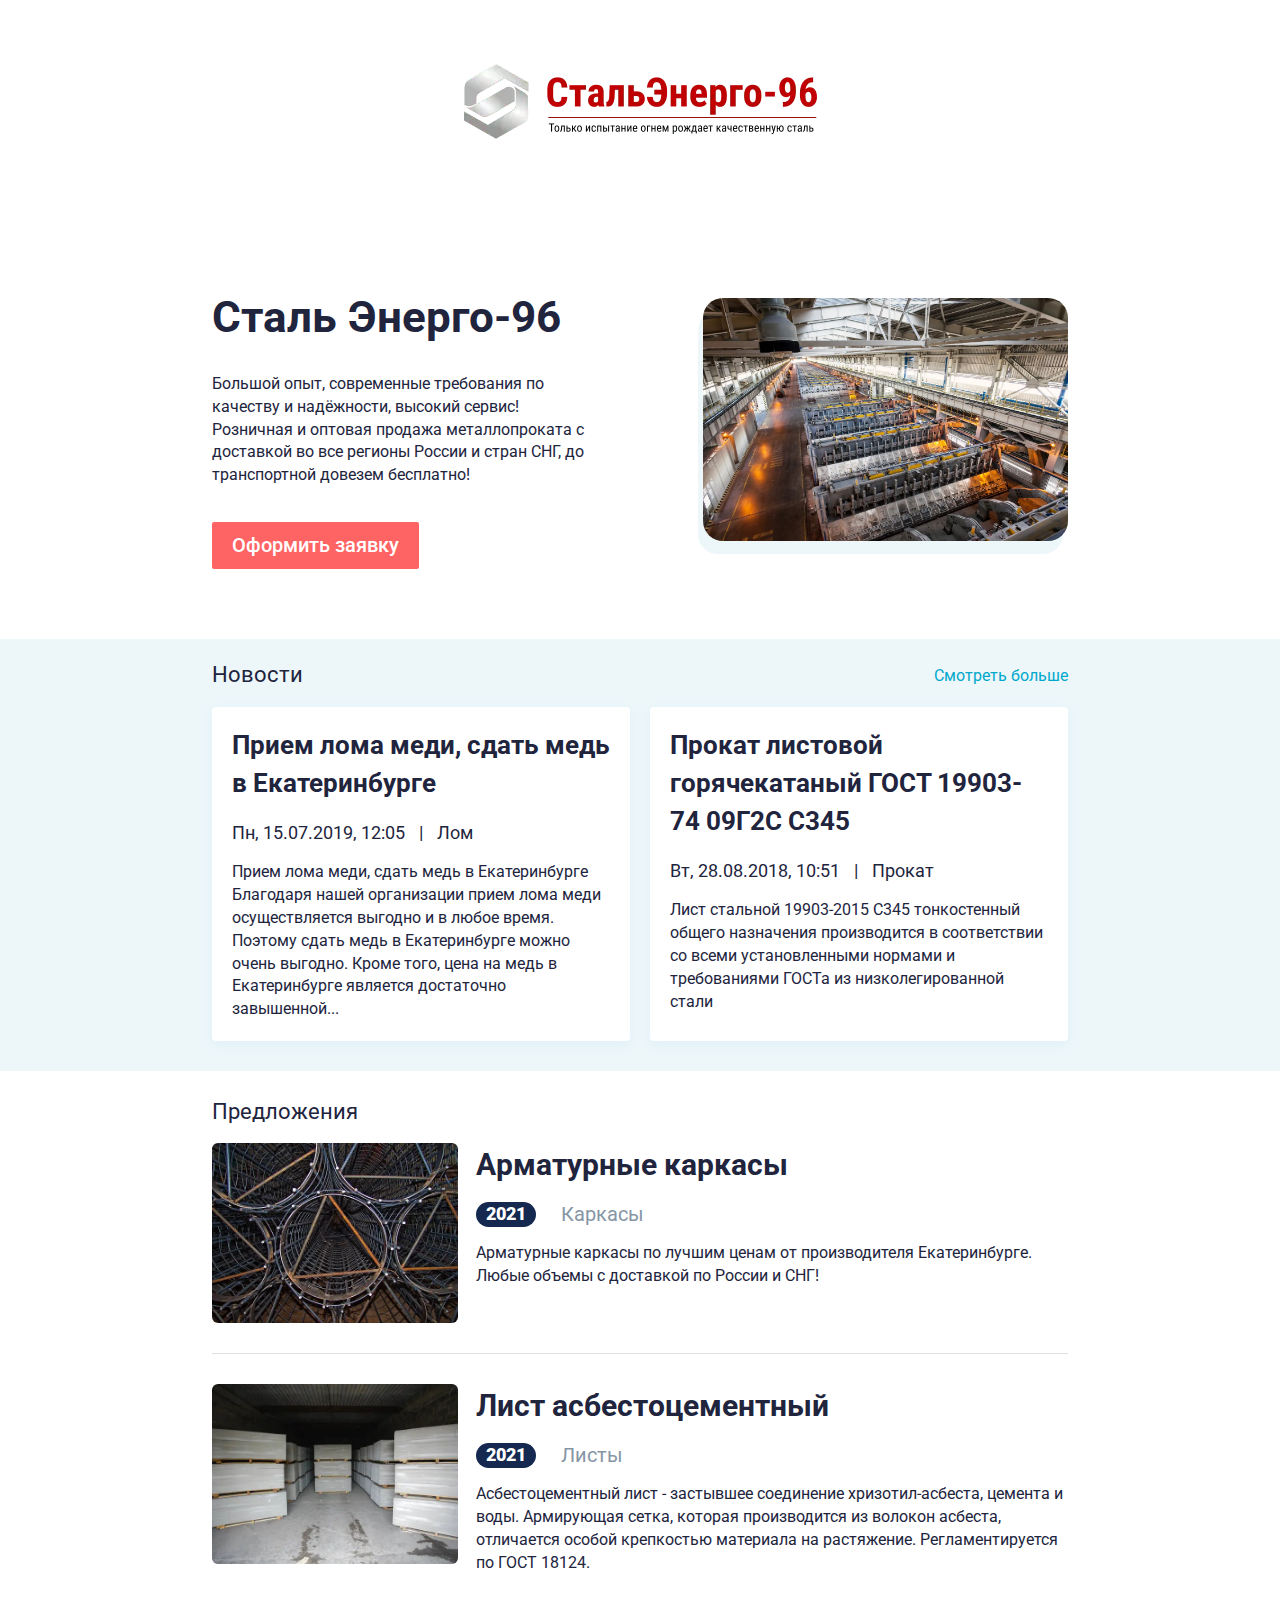
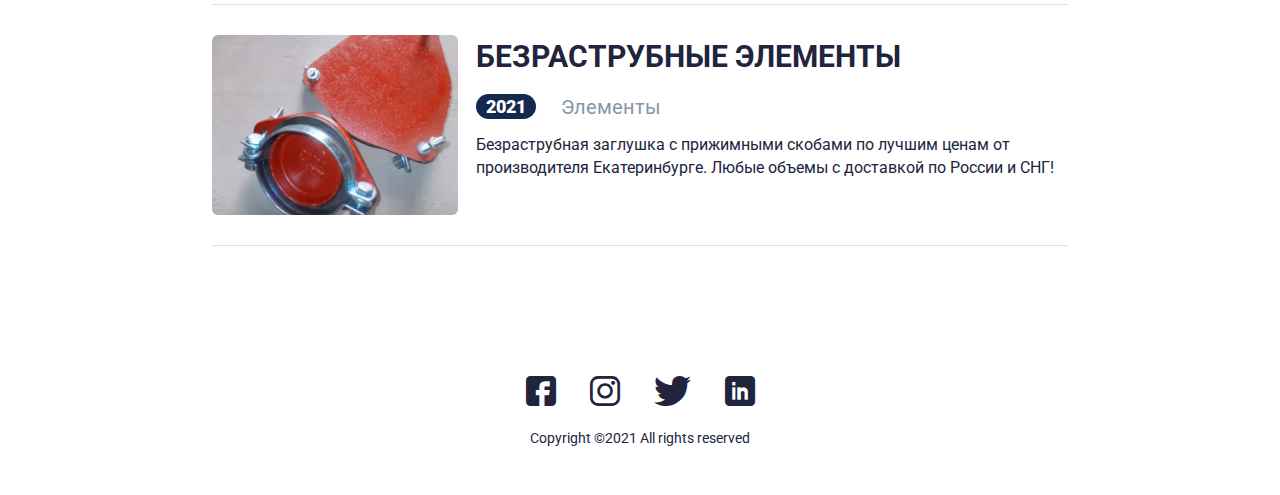
<file: index.html>
<!DOCTYPE html><html lang="ru"> <head>	<title>HomePage</title>	<meta charset="UTF-8">	<meta name="format-detection" content="telephone=no">	<link rel="stylesheet" href="css/style.min.css">	<link rel="shortcut icon" href="favicon.ico">	<!-- <meta name="robots" content="noindex, nofollow"> -->	<!-- <meta name="viewport" content="width=device-width, initial-scale=1.0, maximum-scale=1.0, user-scalable=0"> -->	<meta name="viewport" content="width=device-width, initial-scale=1.0"></head><body>	<div class="wrapper">		<header class="header">	<div class="header__content">		<div class="header__menu menu">			<nav class="menu__body">				<picture><source srcset="img/logo.webp" type="image/webp"><img src="img/logo.png" alt=""></picture>			</nav>		</div>	</div></header>		<main class="page">			<section class="hello">				<div class="hello__container _container">					<div class="hello__content">						<h1 class="hello__title title">Сталь Энерго-96</h1>						<div class="hello__text text">							Большой опыт, современные требования по качеству и надёжности, высокий сервис! Розничная и оптовая продажа металлопроката с доставкой во все регионы России и стран СНГ, до транспортной довезем бесплатно!						</div>						<a href="" class="hello__btn btn">Оформить заявку</a>					</div>					<picture><source srcset="img/avatar.webp" type="image/webp"><img class="hello__avatar" src="img/avatar.jpg" alt=""></picture>				</div>			</section>			<section class="recent-posts">				<div class="recent-posts__container _container">					<div class="recent-posts__header">						<div class="recent-posts__title title-posts">Новости</div>						<a href="" class="recent-posts__view-all">Смотреть больше</a>					</div>					<div class="recent-posts__items">						<div class="recent-posts__column">							<article class="recent-posts__item recent-post">								<a href="" class="recent-post__title">Прием лома меди, сдать медь в Екатеринбурге</a>								<div class="recent-post__info">Пн, 15.07.2019, 12:05 <span>|</span> Лом</div>								<div class="recent-post__text text">									Прием лома меди, сдать медь в Екатеринбурге Благодаря нашей организации прием лома меди осуществляется выгодно и в любое время. Поэтому сдать медь в Екатеринбурге можно очень выгодно. Кроме того, цена на медь в Екатеринбурге является достаточно завышенной...								</div>							</article>						</div>						<div class="recent-posts__column">							<article class="recent-posts__item recent-post">								<a href="" class="recent-post__title">Прокат листовой горячекатаный ГОСТ 19903-74 09Г2С С345</a>								<div class="recent-post__info">Вт, 28.08.2018, 10:51 <span>|</span> Прокат</div>								<div class="recent-post__text text">									Лист стальной 19903-2015 С345 тонкостенный общего назначения производится в соответствии со всеми установленными нормами и требованиями ГОСТа из низколегированной стали								</div>							</article>						</div>					</div>				</div>			</section>			<section class="featured-works">				<div class="featured-works__container _container">					<div class="featured-works__title title-posts">Предложения</div>					<div class="featured-works__items works">						<article class="works__item">							<a href="" class="works__image _ibg">								<picture><source srcset="img/works/01.webp" type="image/webp"><img src="img/works/01.jpg" alt="Work #1"></picture>							</a>							<div class="works__body">								<a href="" class="works__title">Арматурные каркасы</a>								<div class="works__info">									<div class="works__year">2021</div>									<div class="works__category">Каркасы</div>								</div>								<div class="works__text text">									Арматурные каркасы по лучшим ценам от									производителя Екатеринбурге.									Любые объемы с доставкой по России и СНГ!								</div>							</div>						</article>						<article class="works__item">							<a href="" class="works__image _ibg">								<picture><source srcset="img/works/02.webp" type="image/webp"><img src="img/works/02.jpg" alt="Work #1"></picture>							</a>							<div class="works__body">								<a href="" class="works__title">Лист асбестоцементный</a>								<div class="works__info">									<div class="works__year">2021</div>									<div class="works__category">Листы</div>								</div>								<div class="works__text text">									Асбестоцементный лист - застывшее соединение хризотил-асбеста, цемента и воды. Армирующая сетка, которая производится из волокон асбеста, отличается особой крепкостью материала на растяжение. Регламентируется по ГОСТ 18124.								</div>							</div>						</article>						<article class="works__item">							<a href="" class="works__image _ibg">								<picture><source srcset="img/works/03.webp" type="image/webp"><img src="img/works/03.jpg" alt="Work #1"></picture>							</a>							<div class="works__body">								<a href="" class="works__title">БЕЗРАСТРУБНЫЕ ЭЛЕМЕНТЫ</a>								<div class="works__info">									<div class="works__year">2021</div>									<div class="works__category">Элементы</div>								</div>								<div class="works__text text">									Безраструбная заглушка с прижимными скобами по лучшим ценам от									производителя Екатеринбурге.									Любые объемы с доставкой по России и СНГ!								</div>							</div>						</article>					</div>				</div>			</section>		</main>		<footer class="footer">	<div class="footer__content _container">		<div class="footer__social social">			<a href="" class="social__item _icon-fb"></a>			<a href="" class="social__item _icon-insta"></a>			<a href="" class="social__item _icon-twitter"></a>			<a href="" class="social__item _icon-linkedin"></a>		</div>		<div class="footer__copy">Copyright ©2021 All rights reserved</div>	</div></footer>	</div>	<script src="js/vendors.min.js"></script><script src="js/app.min.js"></script></body></html>
</file>
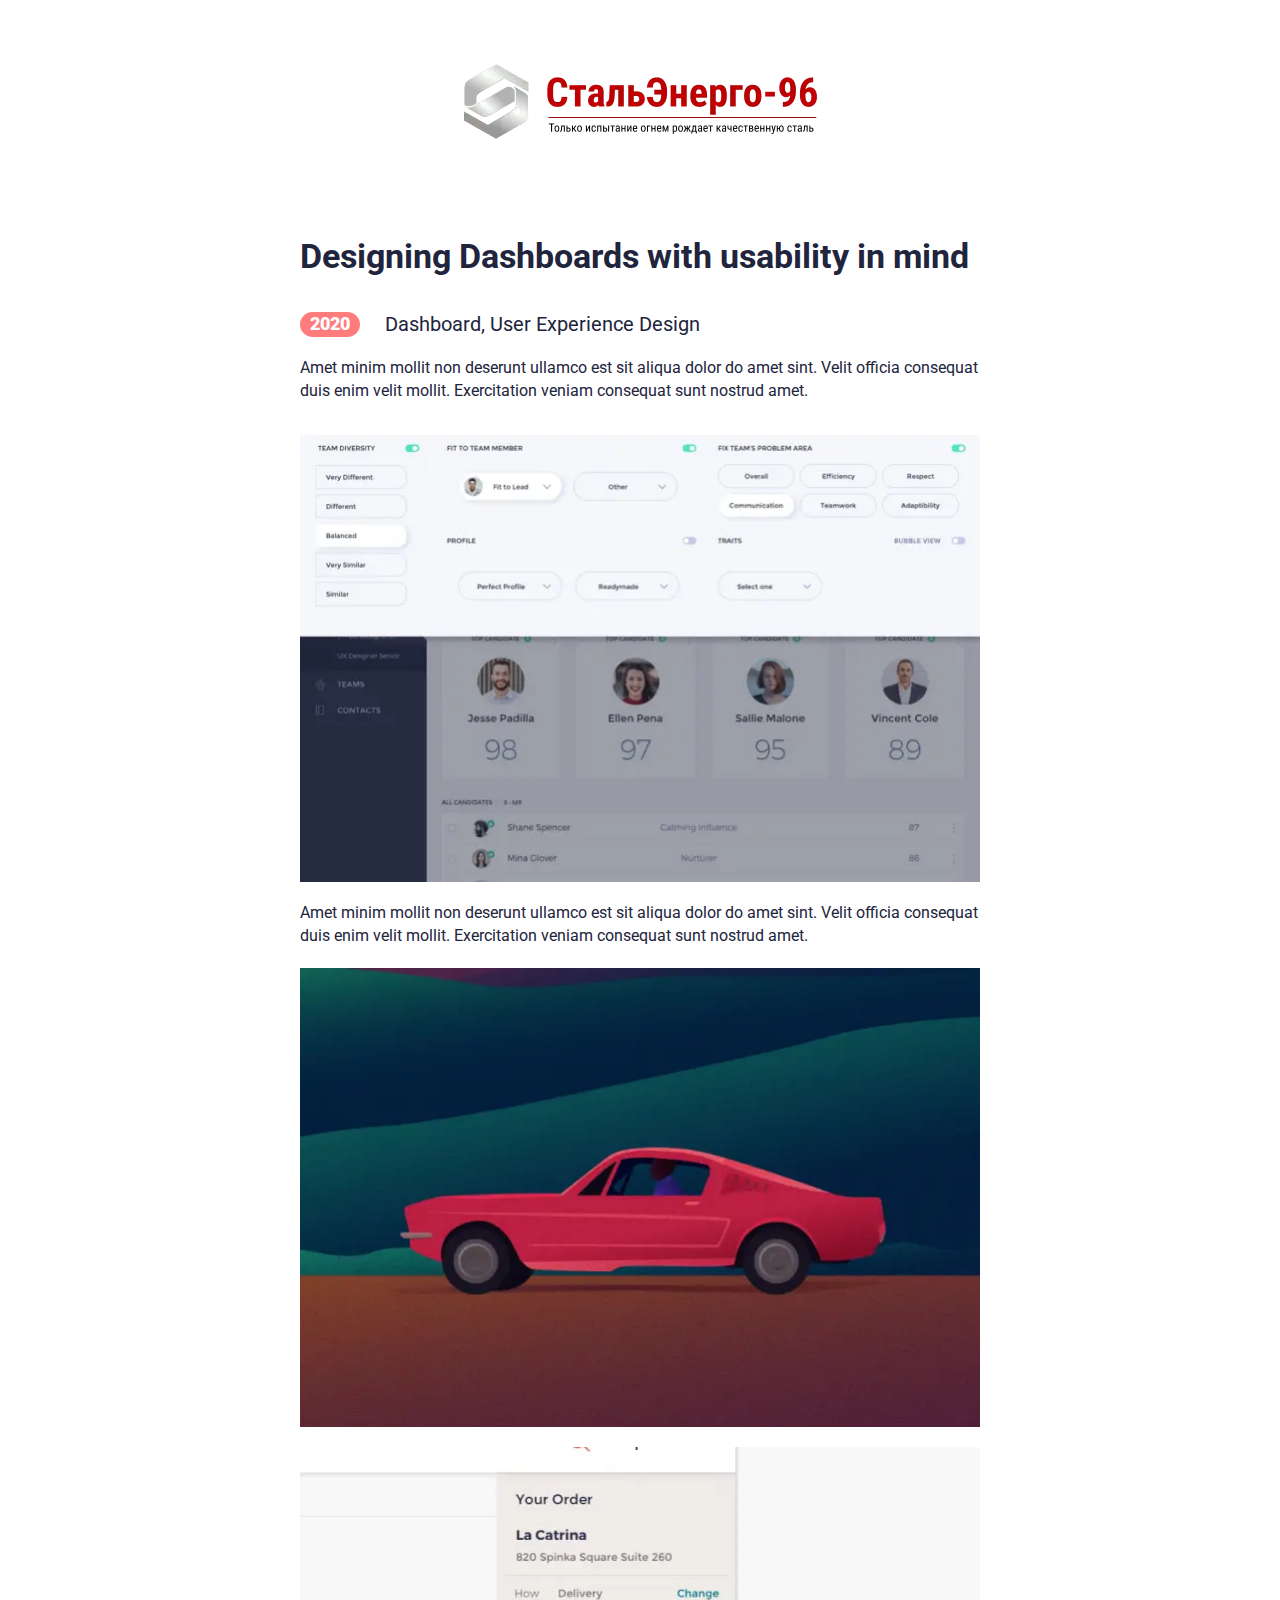
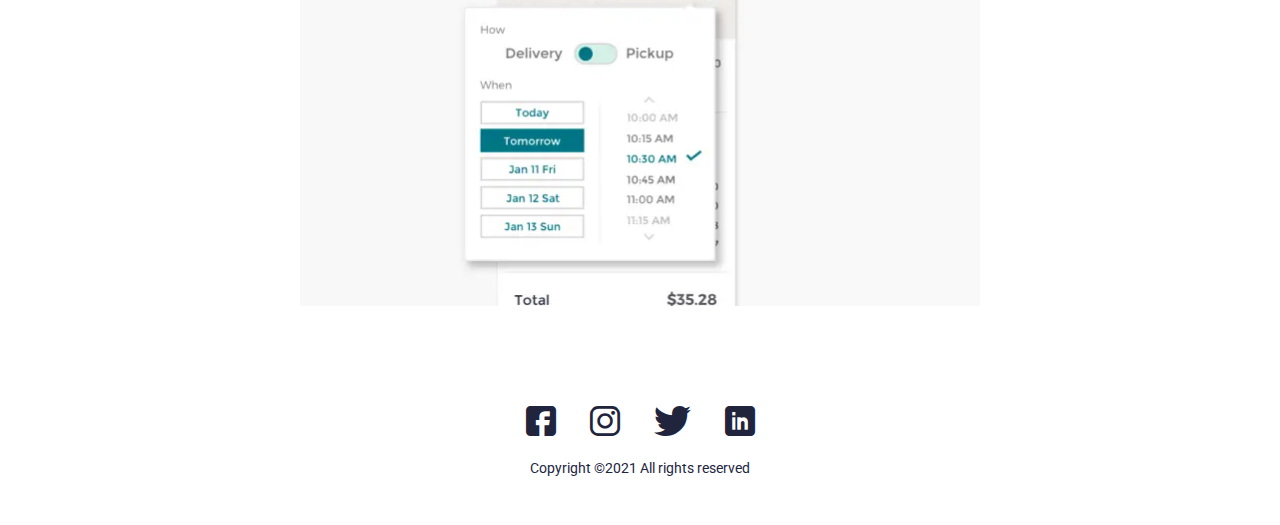
<file: article.html>
<!DOCTYPE html><html lang="ru">	 <head>	<title>Article</title>	<meta charset="UTF-8">	<meta name="format-detection" content="telephone=no">	<link rel="stylesheet" href="css/style.min.css">	<link rel="shortcut icon" href="favicon.ico">	<!-- <meta name="robots" content="noindex, nofollow"> -->	<!-- <meta name="viewport" content="width=device-width, initial-scale=1.0, maximum-scale=1.0, user-scalable=0"> -->	<meta name="viewport" content="width=device-width, initial-scale=1.0"></head>	<body>		<div class="wrapper">			<header class="header">	<div class="header__content">		<div class="header__menu menu">			<nav class="menu__body">				<picture><source srcset="img/logo.webp" type="image/webp"><img src="img/logo.png" alt=""></picture>			</nav>		</div>	</div></header>			<main class="page">				<div class="article">					<h1 class="article__title">Designing Dashboards with usability in mind</h1>					<div class="article__info">						<div class="article__year">2020</div>						<div class="article__category">Dashboard, User Experience Design</div>					</div>					<div class="article__text">						<p>							Amet minim mollit non deserunt ullamco est sit aliqua dolor do amet sint. Velit officia consequat duis enim velit mollit. Exercitation veniam consequat sunt nostrud amet.						</p>						<picture><source srcset="img/article/01.webp" type="image/webp"><img src="img/article/01.jpg" alt=""></picture>						<p>							Amet minim mollit non deserunt ullamco est sit aliqua dolor do amet sint. Velit officia consequat duis enim velit mollit. Exercitation veniam consequat sunt nostrud amet.						</p>						<picture><source srcset="img/article/02.webp" type="image/webp"><img src="img/article/02.jpg" alt=""></picture>						<picture><source srcset="img/article/03.webp" type="image/webp"><img src="img/article/03.jpg" alt=""></picture>					</div>				</div>			</main>			<footer class="footer">	<div class="footer__content _container">		<div class="footer__social social">			<a href="" class="social__item _icon-fb"></a>			<a href="" class="social__item _icon-insta"></a>			<a href="" class="social__item _icon-twitter"></a>			<a href="" class="social__item _icon-linkedin"></a>		</div>		<div class="footer__copy">Copyright ©2021 All rights reserved</div>	</div></footer>		</div>		<script src="js/vendors.min.js"></script><script src="js/app.min.js"></script>	</body></html>
</file>
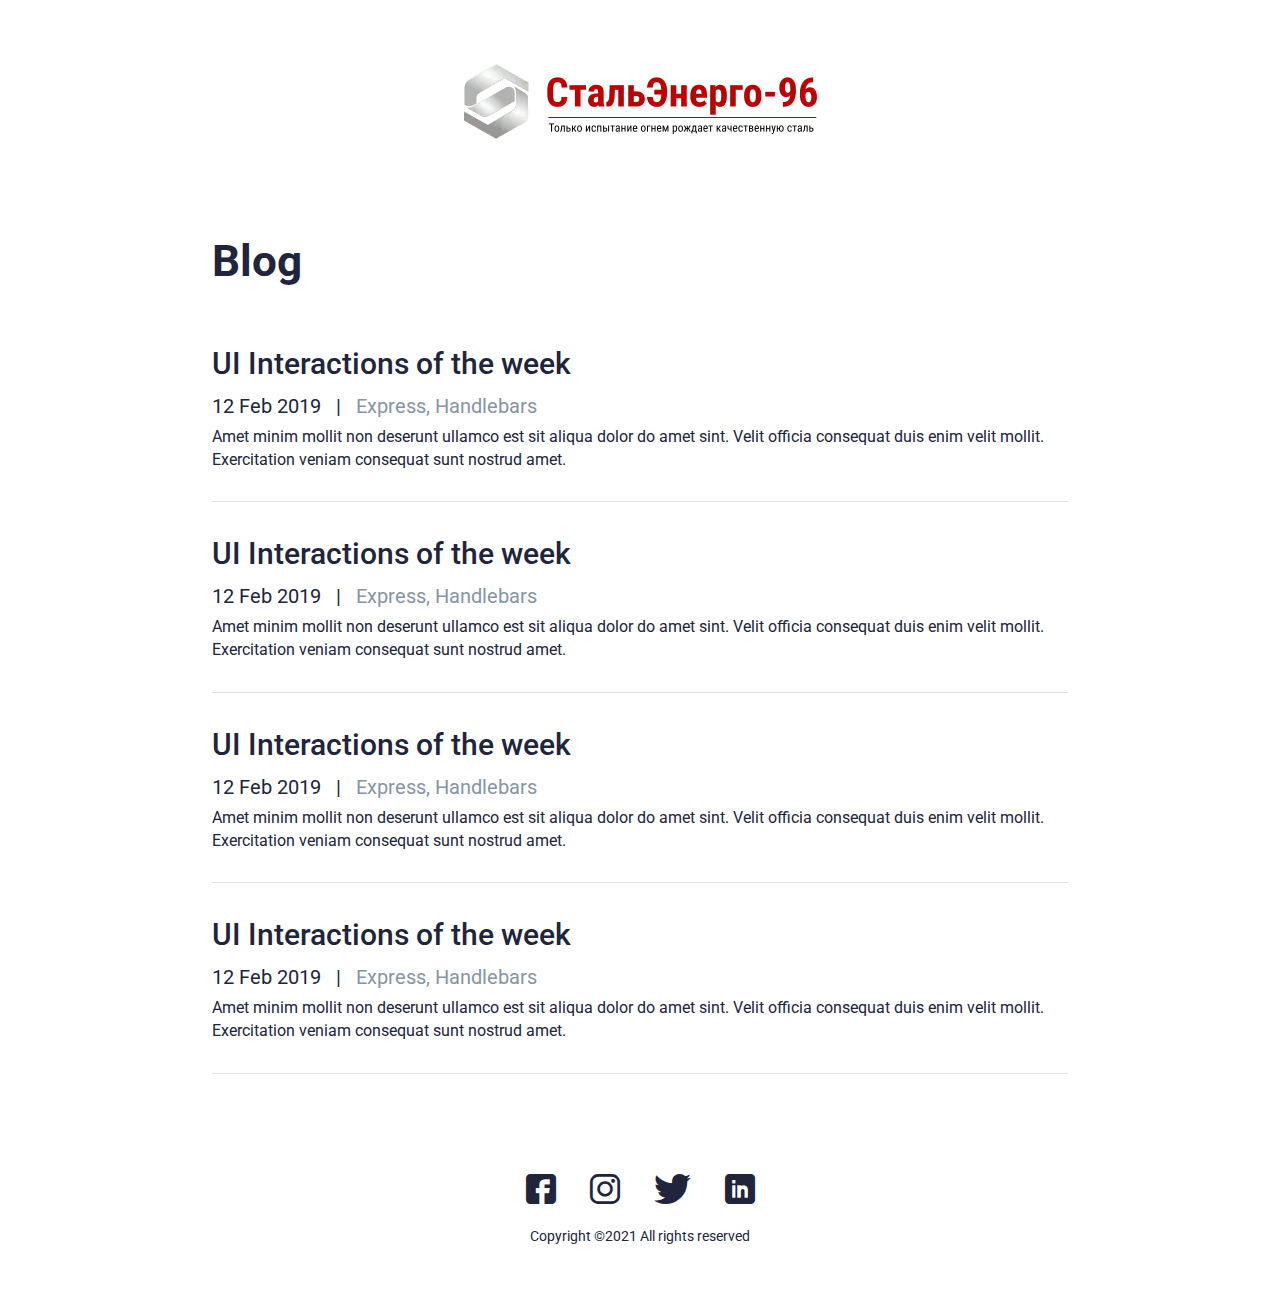
<file: blog.html>
<!DOCTYPE html><html lang="ru">	 <head>	<title>Blog</title>	<meta charset="UTF-8">	<meta name="format-detection" content="telephone=no">	<link rel="stylesheet" href="css/style.min.css">	<link rel="shortcut icon" href="favicon.ico">	<!-- <meta name="robots" content="noindex, nofollow"> -->	<!-- <meta name="viewport" content="width=device-width, initial-scale=1.0, maximum-scale=1.0, user-scalable=0"> -->	<meta name="viewport" content="width=device-width, initial-scale=1.0"></head>	<body>		<div class="wrapper">			<header class="header">	<div class="header__content">		<div class="header__menu menu">			<nav class="menu__body">				<picture><source srcset="img/logo.webp" type="image/webp"><img src="img/logo.png" alt=""></picture>			</nav>		</div>	</div></header>			<main class="page">				<div class="blog page__container _container">					<h1 class="blog__title title">Blog</h1>					<div class="blog__items">						<div class="blog__item">							<a href="" class="blog__article-name">UI Interactions of the week</a>							<div class="blog__info">								<div class="blog__date">12 Feb 2019</div>								<span class="blog__separator">|</span>								<div class="blog__category">Express, Handlebars</div>							</div>							<div class="blog__text text">								Amet minim mollit non deserunt ullamco est sit aliqua dolor do amet sint. Velit officia consequat duis enim velit mollit. Exercitation veniam consequat sunt nostrud amet.</div>						</div>						<div class="blog__item">							<a href="" class="blog__article-name">UI Interactions of the week</a>							<div class="blog__info">								<div class="blog__date">12 Feb 2019</div>								<span class="blog__separator">|</span>								<div class="blog__category">Express, Handlebars</div>							</div>							<div class="blog__text text">								Amet minim mollit non deserunt ullamco est sit aliqua dolor do amet sint. Velit officia consequat duis enim velit mollit. Exercitation veniam consequat sunt nostrud amet.</div>						</div>						<div class="blog__item">							<a href="" class="blog__article-name">UI Interactions of the week</a>							<div class="blog__info">								<div class="blog__date">12 Feb 2019</div>								<span class="blog__separator">|</span>								<div class="blog__category">Express, Handlebars</div>							</div>							<div class="blog__text text">								Amet minim mollit non deserunt ullamco est sit aliqua dolor do amet sint. Velit officia consequat duis enim velit mollit. Exercitation veniam consequat sunt nostrud amet.</div>						</div>						<div class="blog__item">							<a href="" class="blog__article-name">UI Interactions of the week</a>							<div class="blog__info">								<div class="blog__date">12 Feb 2019</div>								<span class="blog__separator">|</span>								<div class="blog__category">Express, Handlebars</div>							</div>							<div class="blog__text text">								Amet minim mollit non deserunt ullamco est sit aliqua dolor do amet sint. Velit officia consequat duis enim velit mollit. Exercitation veniam consequat sunt nostrud amet.</div>						</div>					</div>				</div>			</main>			<footer class="footer">	<div class="footer__content _container">		<div class="footer__social social">			<a href="" class="social__item _icon-fb"></a>			<a href="" class="social__item _icon-insta"></a>			<a href="" class="social__item _icon-twitter"></a>			<a href="" class="social__item _icon-linkedin"></a>		</div>		<div class="footer__copy">Copyright ©2021 All rights reserved</div>	</div></footer>		</div>		<script src="js/vendors.min.js"></script><script src="js/app.min.js"></script>	</body></html>
</file>
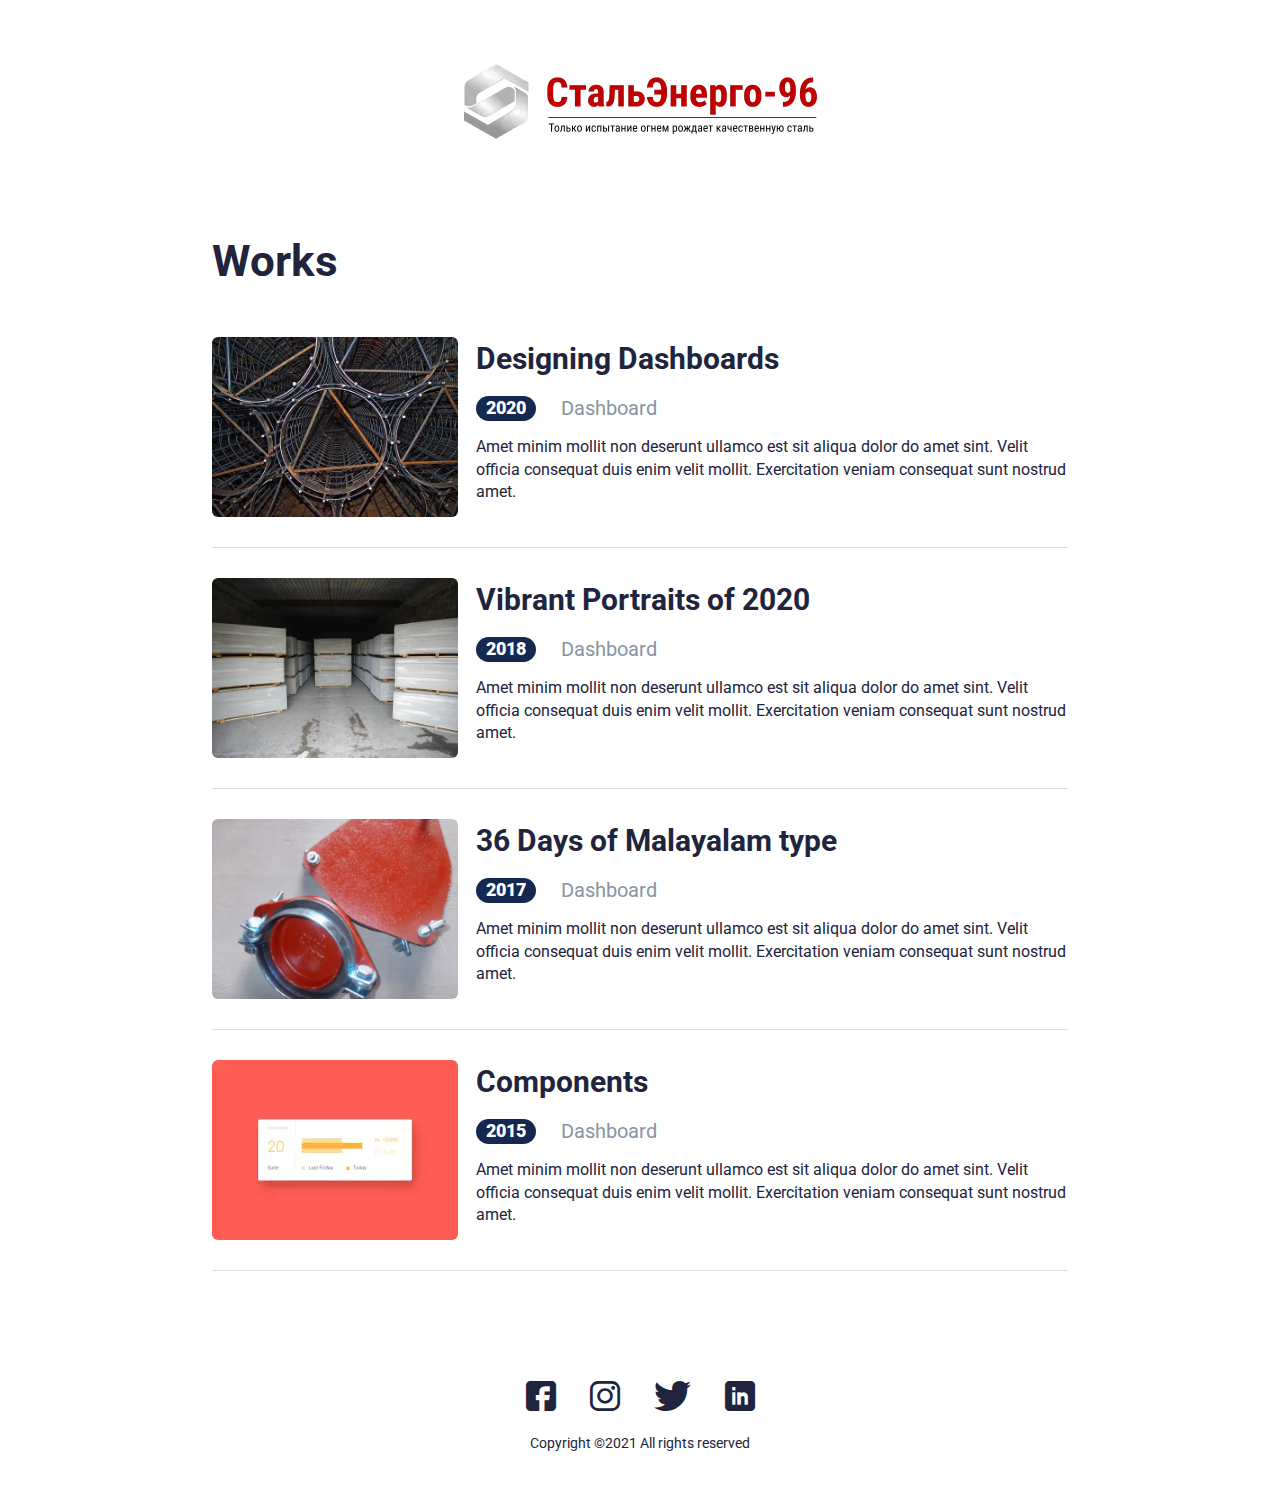
<file: works.html>
<!DOCTYPE html><html lang="ru">	 <head>	<title>Works</title>	<meta charset="UTF-8">	<meta name="format-detection" content="telephone=no">	<link rel="stylesheet" href="css/style.min.css">	<link rel="shortcut icon" href="favicon.ico">	<!-- <meta name="robots" content="noindex, nofollow"> -->	<!-- <meta name="viewport" content="width=device-width, initial-scale=1.0, maximum-scale=1.0, user-scalable=0"> -->	<meta name="viewport" content="width=device-width, initial-scale=1.0"></head>	<body>		<div class="wrapper">			<header class="header">	<div class="header__content">		<div class="header__menu menu">			<nav class="menu__body">				<picture><source srcset="img/logo.webp" type="image/webp"><img src="img/logo.png" alt=""></picture>			</nav>		</div>	</div></header>			<main class="page">				<div class="works page__container _container">					<h1 class="works__main-title title">Works</h1>					<div class="works__items">						<article class="works__item">							<a href="" class="works__image _ibg">								<picture><source srcset="img/works/01.webp" type="image/webp"><img src="img/works/01.jpg" alt="Work #1"></picture>							</a>							<div class="works__body">								<a href="" class="works__title">Designing Dashboards</a>								<div class="works__info">									<div class="works__year">2020</div>									<div class="works__category">Dashboard</div>								</div>								<div class="works__text text">									Amet minim mollit non deserunt ullamco est sit aliqua dolor do amet sint. Velit officia consequat duis enim velit mollit. Exercitation veniam consequat sunt nostrud amet.								</div>							</div>						</article>						<article class="works__item">							<a href="" class="works__image _ibg">								<picture><source srcset="img/works/02.webp" type="image/webp"><img src="img/works/02.jpg" alt="Work #1"></picture>							</a>							<div class="works__body">								<a href="" class="works__title">Vibrant Portraits of 2020</a>								<div class="works__info">									<div class="works__year">2018</div>									<div class="works__category">Dashboard</div>								</div>								<div class="works__text text">									Amet minim mollit non deserunt ullamco est sit aliqua dolor do amet sint. Velit officia consequat duis enim velit mollit. Exercitation veniam consequat sunt nostrud amet.								</div>							</div>						</article>						<article class="works__item">							<a href="" class="works__image _ibg">								<picture><source srcset="img/works/03.webp" type="image/webp"><img src="img/works/03.jpg" alt="Work #1"></picture>							</a>							<div class="works__body">								<a href="" class="works__title">36 Days of Malayalam type</a>								<div class="works__info">									<div class="works__year">2017</div>									<div class="works__category">Dashboard</div>								</div>								<div class="works__text text">									Amet minim mollit non deserunt ullamco est sit aliqua dolor do amet sint. Velit officia consequat duis enim velit mollit. Exercitation veniam consequat sunt nostrud amet.								</div>							</div>						</article>						<article class="works__item">							<a href="" class="works__image _ibg">								<picture><source srcset="img/works/04.webp" type="image/webp"><img src="img/works/04.jpg" alt="Work #1"></picture>							</a>							<div class="works__body">								<a href="" class="works__title">Components</a>								<div class="works__info">									<div class="works__year">2015</div>									<div class="works__category">Dashboard</div>								</div>								<div class="works__text text">									Amet minim mollit non deserunt ullamco est sit aliqua dolor do amet sint. Velit officia consequat duis enim velit mollit. Exercitation veniam consequat sunt nostrud amet.								</div>							</div>						</article>					</div>				</div>			</main>			<footer class="footer">	<div class="footer__content _container">		<div class="footer__social social">			<a href="" class="social__item _icon-fb"></a>			<a href="" class="social__item _icon-insta"></a>			<a href="" class="social__item _icon-twitter"></a>			<a href="" class="social__item _icon-linkedin"></a>		</div>		<div class="footer__copy">Copyright ©2021 All rights reserved</div>	</div></footer>		</div>		<script src="js/vendors.min.js"></script><script src="js/app.min.js"></script>	</body></html>
</file>
<file: css/style.min.css>
@charset "UTF-8";@import url(https://fonts.googleapis.com/css?family=Roboto:100,100italic,300,300italic,regular,italic,500,500italic,700,700italic,900,900italic);@font-face{font-family:icons;font-display:swap;src:url(../fonts/icons.woff) format("woff"),url(../fonts/icons.woff2) format("woff2");font-weight:400;font-style:normal}@font-face{font-family:icons;font-display:swap;src:url(../fonts/icons.woff) format("woff"),url(../fonts/icons.woff2#icons) format("woff2");font-weight:400;font-style:normal;font-display:block}[class*=" _icon-"]:before,[class^="_icon-"]:before{font-family:icons;font-style:normal;font-weight:400;font-variant:normal;text-transform:none;line-height:1;-webkit-font-smoothing:antialiased;-moz-osx-font-smoothing:grayscale}[class*=" _icon-"]:before,[class^="_icon-"]:before{display:block}._icon-fb:before{content:"\e900"}._icon-insta:before{content:"\e901"}._icon-linkedin:before{content:"\e902"}._icon-twitter:before{content:"\e903"}*{padding:0;margin:0;border:0}*,:after,:before{-webkit-box-sizing:border-box;box-sizing:border-box}:active,:focus{outline:0}a:active,a:focus{outline:0}aside,footer,header,nav,section{display:block}body,html{height:100%;min-width:320px}body{line-height:1;font-family:Roboto;-ms-text-size-adjust:100%;-moz-text-size-adjust:100%;-webkit-text-size-adjust:100%}button,input,textarea{font-family:Roboto}input::-ms-clear{display:none}button{cursor:pointer}button::-moz-focus-inner{padding:0;border:0}a,a:visited{text-decoration:none}a:hover{text-decoration:none}ul li{list-style:none}img{vertical-align:top}h1,h2,h3,h4,h5,h6{font-weight:inherit;font-size:inherit}body{color:#21243d;font-size:14px}body._lock{overflow:hidden}.wrapper{width:100%;min-height:100%;overflow:hidden;display:-webkit-box;display:-ms-flexbox;display:flex;-webkit-box-orient:vertical;-webkit-box-direction:normal;-ms-flex-direction:column;flex-direction:column}._container{max-width:856px;margin:0 auto}.btn{background-color:#ff6464;border-radius:2px;font-weight:500;font-size:20px;color:#fff;line-height:145%;height:47px;display:-webkit-inline-box;display:-ms-inline-flexbox;display:inline-flex;-webkit-box-align:center;-ms-flex-align:center;align-items:center;-webkit-box-pack:center;-ms-flex-pack:center;justify-content:center;text-align:center;padding:0 20px;-webkit-transition:background-color .3s ease 0s;-o-transition:background-color .3s ease 0s;transition:background-color .3s ease 0s}.btn._fw{width:100%}.select{position:relative}.select__item{position:relative}.select__title{color:#000;border:1px solid #d9d9d9;background-color:#fff;cursor:pointer;border-radius:4px}.select__value{display:-webkit-box;display:-ms-flexbox;display:flex;font-size:14px;height:30px;padding:0 15px;-webkit-box-align:center;-ms-flex-align:center;align-items:center;-webkit-box-pack:justify;-ms-flex-pack:justify;justify-content:space-between;-webkit-box-orient:horizontal;-webkit-box-direction:reverse;-ms-flex-direction:row-reverse;flex-direction:row-reverse}.select__value span{height:1em;overflow:hidden;display:-webkit-box;-webkit-line-clamp:1;-webkit-box-orient:vertical}.select__value:before{content:"";display:inline-block;-webkit-transition:all .3s ease 0s;-o-transition:all .3s ease 0s;transition:all .3s ease 0s;width:11px;height:7px;background:url(../img/icons/select.svg) center/100% no-repeat}.select__input{width:100%;background-color:transparent;height:100%}.select__options{color:#000;display:none;position:absolute;top:29px;border-radius:0 0 4px 4px;min-width:100%;left:0;background-color:#fff;border-top:0;border:1px solid #d9d9d9;border-top:0;font-size:14px;padding:10px 0 5px 0}.select__option{cursor:pointer;padding:5px 15px;margin:0}.select._active{z-index:5}.select._active .select__value:before{-webkit-transform:rotate(-180deg);-ms-transform:rotate(-180deg);transform:rotate(-180deg)}.select._active .select__options{display:block}input[type=email],input[type=tel],input[type=text],textarea{-webkit-appearance:none;-moz-appearance:none;appearance:none}.input{border-radius:0!important;width:100%;display:block;padding:0 20px}textarea.input{resize:none;padding:0 0}.checkbox{position:relative}.checkbox__input{position:absolute;width:0;height:0;opacity:0;visibility:hidden}.checkbox__input:checked+.checkbox__text:before{background:#fff url(../img/icons/check.svg) center no-repeat}.checkbox__text{display:-webkit-inline-box;display:-ms-inline-flexbox;display:inline-flex;-webkit-box-align:center;-ms-flex-align:center;align-items:center;position:relative;font-size:16px;color:#fff;letter-spacing:-.3px;line-height:calc(20 / 16);cursor:pointer}.checkbox__text:before{content:"";-ms-flex-item-align:start;align-self:flex-start;margin:0 14px 0 0;-webkit-box-flex:0;-ms-flex:0 0 20px;flex:0 0 20px;left:0;top:0;width:20px;height:18px;background:#fff;border:1px solid #a7a9ac}.checkbox a{color:#fff;text-decoration:underline}.checkbox._error .checkbox__text:before{border:1px solid #ee1212}.options{display:-webkit-box;display:-ms-flexbox;display:flex;-webkit-box-orient:vertical;-webkit-box-direction:normal;-ms-flex-direction:column;flex-direction:column;-webkit-box-align:start;-ms-flex-align:start;align-items:flex-start}.options__item{position:relative;cursor:pointer}.options__input{position:absolute;width:0;height:0;opacity:0;left:0;top:0;visibility:hidden}.options__input:checked+.options__text:after{-webkit-transform:scale(1);-ms-transform:scale(1);transform:scale(1)}.options__text{display:-webkit-inline-box;display:-ms-inline-flexbox;display:inline-flex;-webkit-box-align:center;-ms-flex-align:center;align-items:center;position:relative;font-size:16px;color:#fff;letter-spacing:-.3px;line-height:calc(20 / 16)}.options__text:before{content:"";-ms-flex-item-align:start;align-self:flex-start;margin:0 14px 0 0;-webkit-box-flex:0;-ms-flex:0 0 20px;flex:0 0 20px;left:0;top:0;border-radius:50%;width:20px;height:18px;background:#fff;border:1px solid #a7a9ac}.options__text:after{content:"";-webkit-transition:all .3s ease 0s;-o-transition:all .3s ease 0s;transition:all .3s ease 0s;-webkit-transform:scale(0);-ms-transform:scale(0);transform:scale(0);width:10px;height:10px;border-radius:50%;background-color:#77243a;position:absolute;left:5px;top:4px}.rating-block{display:table;font-size:0}.rating{display:inline-block;position:relative;vertical-align:middle}.rating.edit .star{cursor:pointer}.rating .star{width:17px;height:14px;display:inline-block;position:relative;z-index:3}.rating__line{position:absolute;width:85px;height:14px;top:0;left:0;background:url(../img/icons/bg_rating.svg) 0 0 no-repeat;z-index:1;background-size:85px 100%}.rating__activeline{position:absolute;width:0;height:14px;top:0;left:0;background:url(../img/icons/bg_rating_active.svg) 0 0 no-repeat;z-index:2;background-size:85px 100%}.rating__value{display:inline-block;color:#1b3139;font-size:14px;line-height:13px;vertical-align:middle}.quantity{width:88px;height:40px;display:-webkit-box;display:-ms-flexbox;display:flex;border:1px solid rgba(166,166,166,.45)}.quantity__button{-webkit-box-flex:0;-ms-flex:0 0 30px;flex:0 0 30px;position:relative;cursor:pointer}.quantity__button::after,.quantity__button::before{content:"";position:absolute;top:50%;left:50%;-webkit-transition:all .3s ease 0s;-o-transition:all .3s ease 0s;transition:all .3s ease 0s;margin:0 0 0 -4.5px;background-color:#a6a6a6;width:9px;height:1px}.quantity__button_plus::before{-webkit-transform:rotate(-90deg);-ms-transform:rotate(-90deg);transform:rotate(-90deg)}.quantity__input{-webkit-box-flex:1;-ms-flex:1 1 auto;flex:1 1 auto}.quantity__input input{height:100%;color:#a6a6a6;font-size:12px;width:100%;text-align:center}.title{font-size:44px;font-weight:700;color:#21243d;line-height:136.36364%}.article__text p,.text{font-size:16px;line-height:143.75%;color:#21243d}.title-posts{font-size:22px}.row:after{display:block;content:"";clear:both}.rub:after{content:"₽"}ol.counter{list-style-type:none;counter-reset:item}ol.counter li{position:relative;padding:0 0 0 45px}ol.counter li:before{counter-increment:item;content:counter(item);position:absolute;left:0;top:0;color:#818181;font-size:14px;font-weight:700;text-align:center;line-height:26px;border-radius:50%;width:28px;height:28px;border:1px solid #4274bb}.ellipsis{display:block;overflow:hidden;width:100%;white-space:nowrap;-o-text-overflow:ellipsis;text-overflow:ellipsis}.es{overflow:hidden;white-space:nowrap;-o-text-overflow:ellipsis;text-overflow:ellipsis}.table{display:table;font-size:0;width:100%}.trow{display:table-row}.cell{display:table-cell}.cell.full{width:100%}._ibg{position:relative}._ibg img{position:absolute;width:100%;height:100%;top:0;left:0;-o-object-fit:cover;object-fit:cover}body.ie ._ibg{background-position:center;background-size:cover;background-repeat:no-repeat}body.ie ._ibg img{width:0;height:0;opacity:0;visibility:hidden}.video{position:relative;overflow:hidden;height:0;padding-bottom:56.25%}.video embed,.video iframe,.video object,.video video{position:absolute;top:0;left:0;width:100%;height:100%}.videobg embed,.videobg iframe,.videobg object,.videobg video{position:fixed;top:50%;left:50%;min-width:100%;min-height:100%;width:auto;height:auto;z-index:-100;-webkit-transform:translateX(-50%) translateY(-50%);-ms-transform:translateX(-50%) translateY(-50%);transform:translateX(-50%) translateY(-50%);background-size:cover}._more-content{-webkit-transition:all .3s ease 0s;-o-transition:all .3s ease 0s;transition:all .3s ease 0s;overflow:hidden}._more-link{cursor:pointer}._more-link span{font-style:normal}._more-link span:first-child{display:block}._more-link span:last-child{display:none}._more-link._active span{font-style:normal}._more-link._active span:first-child{display:none}._more-link._active span:last-child{display:block}#map{background:url(../img/icons/loading.gif) center/50px no-repeat}._swiper{overflow:hidden}._swiper .swiper-wrapper{width:100%;height:100%;-webkit-box-sizing:content-box;box-sizing:content-box;display:-webkit-box;display:-ms-flexbox;display:flex;position:relative}._swiper.swiper-container-vertical .swiper-wrapper{-webkit-box-orient:vertical;-webkit-box-direction:normal;-ms-flex-direction:column;flex-direction:column}._swiper.swiper-container-autoheight .swiper-wrapper{-webkit-box-align:start;-ms-flex-align:start;align-items:flex-start}.swiper-container-initialized .swiper-slide{-ms-flex-negative:0;flex-shrink:0}.swiper-container-android .swiper-slide,.swiper-container-android .swiper-wrapper{-webkit-transform:translate3d(0,0,0);transform:translate3d(0,0,0)}.swiper-button-lock{display:none!important}._tabs-block{display:none}._tabs-block._active{display:block}.mirror{-webkit-transform:scale(-1,1);-ms-transform:scale(-1,1);transform:scale(-1,1)}.nicescroll-rails{z-index:1000!important}._custom-scroll{position:fixed;right:0;top:0;width:3px;height:100%;z-index:1000}._custom-scroll__line{background-color:rgba(0,0,0,.5);border-radius:3px 0 0 3px;position:relative;left:0;top:0;width:100%}.popup{-webkit-overflow-scrolling:touch;position:fixed;top:0;left:0;z-index:100;padding:30px 10px;width:100%;height:100%;visibility:hidden;-webkit-transition:visibility .8s ease 0s;-o-transition:visibility .8s ease 0s;transition:visibility .8s ease 0s}.popup::before{content:"";background-color:rgba(0,0,0,.9);position:fixed;width:100%;height:100%;top:0;left:0;opacity:0;-webkit-transition:opacity .8s ease 0s;-o-transition:opacity .8s ease 0s;transition:opacity .8s ease 0s}.popup.show{visibility:visible;overflow:auto}.popup.show::before{opacity:1}.popup.show .popup__body{-webkit-transform:scale(1);-ms-transform:scale(1);transform:scale(1)}.popup._active{visibility:visible;overflow:auto}.popup._active::before{opacity:1}.popup._active .popup__body{-webkit-transition:all .3s ease .2s;-o-transition:all .3s ease .2s;transition:all .3s ease .2s;-webkit-transform:scale(1);-ms-transform:scale(1);transform:scale(1)}.popup__content{display:-webkit-box;display:-ms-flexbox;display:flex;-webkit-box-orient:vertical;-webkit-box-direction:normal;-ms-flex-direction:column;flex-direction:column;-webkit-box-align:center;-ms-flex-align:center;align-items:center;min-height:100%;-webkit-box-flex:1;-ms-flex:1 1 auto;flex:1 1 auto;width:100%;display:flex;-webkit-box-pack:center;-ms-flex-pack:center;justify-content:center;align-items:center}.popup__body{-webkit-transform:scale(0);-ms-transform:scale(0);transform:scale(0);-webkit-transition:all .3s ease 0s;-o-transition:all .3s ease 0s;transition:all .3s ease 0s;background-color:#fff;padding:50px;width:100%;max-width:800px}.popup__close{width:15px;height:15px;position:absolute;top:0;right:0;cursor:pointer;z-index:30;background:url(../img/icons/close.svg) 0 0 no-repeat}.header{position:relative;z-index:100}.header__content{max-width:1052px;padding:60px 10px 0;margin:0 auto}.header__menu{padding:10px 0;height:82px;-webkit-box-align:center;-ms-flex-align:center;align-items:center;display:-webkit-box;display:-ms-flexbox;display:flex;-webkit-box-pack:center;-ms-flex-pack:center;justify-content:center}.footer{text-align:center;padding:50px 0}.footer__social{margin:0 0 25px 0}.hello{padding:38px 0 70px 0}.hello__container{display:-webkit-box;display:-ms-flexbox;display:flex;-webkit-box-align:center;-ms-flex-align:center;align-items:center}.hello__content{-webkit-box-align:start;-ms-flex-align:start;align-items:flex-start;padding:18px 110px 0 0;-webkit-box-flex:1;-ms-flex:1 1 auto;flex:1 1 auto}.hello__content :last-child{margin-bottom:0}.hello__title{margin:0 0 25px 0}.hello__text{margin:0 0 35px 0}.hello__btn{margin:0 0 25px 0}.hello__avatar{-webkit-box-flex:0;-ms-flex:0 0 243px;flex:0 0 243px;height:243px;position:relative;border-radius:20px;-webkit-box-shadow:-5px 13px 0 0 #edf7fa;box-shadow:-5px 13px 0 0 #edf7fa}.hello__avatar img{max-width:300px;max-height:300px}.recent-posts{background:#edf7fa;padding:25px 0 13px 0}.recent-posts__header{display:-webkit-box;display:-ms-flexbox;display:flex;margin:0 0 20px 0}.recent-posts__title{padding:0 20px 0 0;-webkit-box-flex:1;-ms-flex:1 1 auto;flex:1 1 auto}.recent-posts__view-all{-webkit-box-flex:0;-ms-flex:0 0 auto;flex:0 0 auto;font-size:16px;line-height:23px;color:#00a8cc}.recent-posts__items{margin:0 -10px}.recent-posts__column{-webkit-box-flex:0;-ms-flex:0 1 50%;flex:0 1 50%;padding:0 10px;margin:0 0 17px 0}.recent-post{height:100%;background-color:#fff;-webkit-box-shadow:0 4px 10px rgba(187,225,250,.25);box-shadow:0 4px 10px rgba(187,225,250,.25);border-radius:4px;padding:20px}.recent-post :last-child{margin-bottom:0}.recent-post__title{display:inline-block;color:inherit;font-size:26px;font-weight:700;line-height:146.15385%;-webkit-transition:color .3s ease 0s;-o-transition:color .3s ease 0s;transition:color .3s ease 0s;margin:0 0 17px 0}.recent-post__info{margin:0 0 15px 0;font-size:18px;line-height:144.44444%}.recent-post__info span{margin:0 10px}.recent-post__text{margin:0 0 15px 0}.featured-works{padding:30px 0 80px 0}.featured-works__title{margin:0 0 20px 0}.works__items{padding:0 0 60px 0}.works__main-title{margin:0 0 45px 0}.works__item{padding:0 0 30px 0;margin:0 0 30px 0;border-bottom:1px solid #e0e0e0}.works__item:last-child{margin-bottom:0}.works__image{-webkit-box-flex:0;-ms-flex:0 0 246px;flex:0 0 246px;display:block;border-radius:6px;min-height:180px;overflow:hidden}.works__body{-webkit-box-flex:1;-ms-flex:1 1 auto;flex:1 1 auto}.works__title{color:inherit;display:inline-block;font-size:30px;font-weight:700;line-height:146.66667%;margin:0 0 15px 0;-webkit-transition:color .3s ease 0s;-o-transition:color .3s ease 0s;transition:color .3s ease 0s}.works__info{display:-webkit-box;display:-ms-flexbox;display:flex;-webkit-box-align:center;-ms-flex-align:center;align-items:center;margin:0 0 15px 0}.works__year{background:#142850;border-radius:16px;height:25px;padding:0 10px;display:-webkit-inline-box;display:-ms-inline-flexbox;display:inline-flex;-webkit-box-pack:center;-ms-flex-pack:center;justify-content:center;-webkit-box-align:center;-ms-flex-align:center;align-items:center;color:#fff;font-weight:900;font-size:18px}.works__category{color:#8695a4;font-size:20px;margin:0 0 0 25px}.blog{padding-bottom:50px}.blog__title{margin:0 0 50px 0}.blog__article-name{font-size:30px;font-weight:500;display:inline-block;line-height:146.66667%;-webkit-transition:color .3s ease 0s;-o-transition:color .3s ease 0s;transition:color .3s ease 0s;margin:0 0 10px 0;color:inherit}.blog__item{border-bottom:1px solid #e0e0e0;padding:0 0 30px 0;margin:0 0 30px 0}.blog__item:last-child{margin:0}.blog__info{display:-webkit-box;display:-ms-flexbox;display:flex;font-size:20px;margin:0 0 10px 0}.blog__separator{margin:0 15px}.blog__category{color:#8695a4}.article{max-width:700px;padding:0 10px 30px;margin:0 auto}.article__title{font-size:34px;font-weight:700;line-height:147.05882%;margin:0 0 30px 0}.article__info{display:-webkit-box;display:-ms-flexbox;display:flex;margin:0 0 20px 0}.article__year{background:#ff7c7c;border-radius:16px;height:25px;padding:0 10px;font-size:18px;font-weight:900;display:-webkit-box;display:-ms-flexbox;display:flex;-webkit-box-pack:center;-ms-flex-pack:center;justify-content:center;-webkit-box-align:center;-ms-flex-align:center;align-items:center;color:#fff}.article__category{-ms-flex-item-align:center;-ms-grid-row-align:center;align-self:center;font-size:20px;line-height:125%;margin:0 0 0 25px}.article__text p{margin:0 0 20px 0}.article__text img{max-width:100%;margin:0 0 20px 0}.page{padding:90px 0 0 0;-webkit-box-flex:1;-ms-flex:1 1 auto;flex:1 1 auto}.social{display:-webkit-box;display:-ms-flexbox;display:flex;-webkit-box-pack:center;-ms-flex-pack:center;justify-content:center;-webkit-box-align:center;-ms-flex-align:center;align-items:center}.social__item{-webkit-transition:color .3s ease 0s;-o-transition:color .3s ease 0s;transition:color .3s ease 0s;margin:0 17px;font-size:30px;color:inherit}@media (min-width:767.98px){.recent-posts__items{display:-webkit-box;display:-ms-flexbox;display:flex}.works__item{display:-webkit-box;display:-ms-flexbox;display:flex;-webkit-box-align:start;-ms-flex-align:start;align-items:flex-start}.works__body{padding:0 0 0 18px}}@media (min-width:991.98px){.quantity__button:hover::after,.quantity__button:hover::before{background-color:rgba(0,0,0,.5)}.recent-post__title:hover{color:#ff6464}.works__title:hover{color:#ff6464}.blog__article-name:hover{color:#ff6464}.social__item:hover{color:#ff6464}}@media (min-width:992px){.btn:hover{background-color:#bb4949}.select__option:hover{background:#d9d9d9}.checkbox a:hover{text-decoration:none}}@media (max-width:991.98px){._container{max-width:none;padding:0 10px}.select__title{font-size:18px}.select__options{font-size:18px}}@media (max-width:868px){._container{max-width:750px}.hello{padding:0 0 70px 0}.hello__content{padding:18px 50px 0 0}}@media (max-width:767.98px){.title{font-size:32px}.title-posts{text-align:center;font-size:18px}.header__menu img{max-width:300px;margin:0 0 60px 0}.footer{padding:30px 0}.hello{padding:0 0 60px 0}.hello__container{text-align:center;-webkit-box-orient:vertical;-webkit-box-direction:reverse;-ms-flex-direction:column-reverse;flex-direction:column-reverse}.hello__content{padding:0}.hello__title{margin:0 0 20px 0}.hello__text{padding:0 15px;margin:0 0 25px 0}.hello__btn{margin:0 0 20px 0}.hello__avatar{width:170px;height:170px;margin:0 0 40px 0}.recent-posts{padding:25px 0 23px 0}.recent-posts__view-all{display:none}.recent-post{padding:15px}.recent-post__title{font-size:22px;margin:0 0 10px 0}.recent-post__info{font-size:16px;margin:0 0 10px 0}.featured-works{padding:30px 0 30px 0}.featured-works__items{display:-webkit-box;display:-ms-flexbox;display:flex;overflow:auto}.featured-works__items .works__item{-webkit-box-flex:0;-ms-flex:0 0 90%;flex:0 0 90%;margin:0 15px 0 0}.works__items{padding:0 0 30px 0}.works__main-title{margin:0 0 20px 0}.works__image{margin:0 0 17px 0;padding:0 0 60% 0}.works__title{font-size:24px}.blog{padding-bottom:30px}.blog__title{margin:0 0 20px 0}.blog__article-name{font-size:26px}.blog__item{margin:0 0 25px 0;padding:0 0 25px 0}.blog__info{font-size:16px}.article__title{font-size:30px}.article__category{font-size:18px}.page{padding:30px 0 0 0}}
</file>
